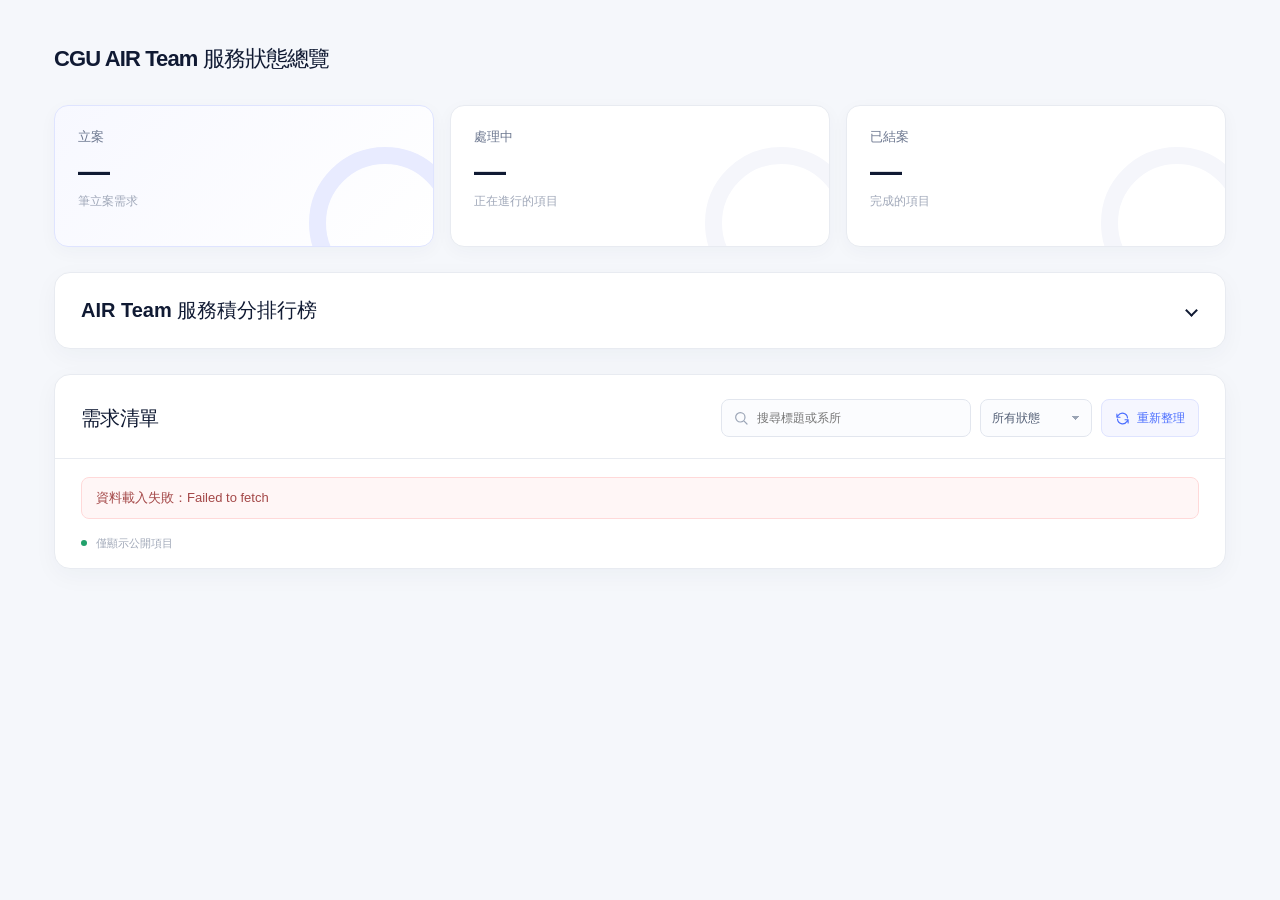
<file: index.html>
<!doctype html>
<html lang="zh-Hant">
  <head>
    <meta charset="UTF-8" />
    <meta name="viewport" content="width=device-width, initial-scale=1.0" />
    <meta name="theme-color" content="#0f172a" />
    <title>AIR Team 工作檢視</title>
    <link rel="stylesheet" href="styles.css" />
  </head>
  <body>
    <main class="app-shell">
      <header class="hero">
        <div>
          <h1>CGU AIR Team 服務狀態總覽</h1>
        </div>
      </header>

      <section class="summary-grid" aria-label="工作摘要">
        <article class="summary-card summary-card-primary">
          <span class="summary-label">立案</span>
          <strong id="visible-count">—</strong>
          <span class="summary-caption">筆立案需求</span>
        </article>
        <article class="summary-card">
          <span class="summary-label">處理中</span>
          <strong id="active-count">—</strong>
          <span class="summary-caption">正在進行的項目</span>
        </article>
        <article class="summary-card">
          <span class="summary-label">已結案</span>
          <strong id="closed-count">—</strong>
          <span class="summary-caption">完成的項目</span>
        </article>
      </section>

      <section class="leaderboard-panel" aria-labelledby="leaderboard-title">
        <h2 id="leaderboard-title"><button id="leaderboard-toggle" class="leaderboard-toggle" type="button" aria-expanded="false" aria-controls="leaderboard-content">AIR Team 服務積分排行榜 <span class="leaderboard-chevron" aria-hidden="true"></span></button></h2>
        <div id="leaderboard-content" class="leaderboard-content" hidden>
          <ol id="leaderboard-list" class="leaderboard-list"></ol>
        </div>
      </section>

      <section class="workspace-panel">
        <div class="toolbar">
          <div class="toolbar-heading">
            <h2>需求清單</h2>
            <span id="result-count" class="result-count"></span>
          </div>
          <div class="toolbar-controls">
            <label class="search-box">
              <span class="sr-only">搜尋需求</span>
              <svg viewBox="0 0 24 24" aria-hidden="true"><path d="m21 21-4.35-4.35m1.35-5.65a7 7 0 1 1-14 0 7 7 0 0 1 14 0Z" /></svg>
              <input id="search-input" type="search" placeholder="搜尋標題或系所" autocomplete="off" />
            </label>
            <label class="select-wrap">
              <span class="sr-only">篩選狀態</span>
              <select id="status-filter"><option value="all">所有狀態</option></select>
            </label>
            <button id="refresh-button" class="refresh-button" type="button" title="重新載入資料">
              <svg viewBox="0 0 24 24" aria-hidden="true"><path d="M20 11a8.1 8.1 0 0 0-14.8-3.9L3 10m0-5v5h5M4 13a8.1 8.1 0 0 0 14.8 3.9L21 14m0 5v-5h-5" /></svg>
              <span>重新整理</span>
            </button>
          </div>
        </div>

        <div id="status-message" class="status-message" role="status" hidden></div>
        <div id="loading-state" class="loading-state" aria-live="polite"><span class="spinner"></span> 正在載入工作資料…</div>
        <div id="tables-container" hidden>
          <section class="table-section" aria-labelledby="active-table-title">
            <div class="table-section-heading">
              <h3 id="active-table-title" class="table-section-title">未結案</h3>
              <span id="active-table-count" class="result-count"></span>
            </div>
            <div class="table-wrap">
              <table>
                <thead>
                  <tr>
                    <th class="status-column" data-sort-column="status"><button class="sort-button" data-sort-key="status" type="button">狀態 <span class="sort-indicator" aria-hidden="true"></span></button></th>
                    <th class="service-count-column" data-sort-column="serviceCount"><button class="sort-button" data-sort-key="serviceCount" type="button">服務人數 <span class="sort-indicator" aria-hidden="true"></span></button></th>
                    <th class="computer-count-column" data-sort-column="computerCount"><button class="sort-button" data-sort-key="computerCount" type="button">電腦數 <span class="sort-indicator" aria-hidden="true"></span></button></th>
                    <th class="colleague-column" data-sort-column="colleague"><button class="sort-button" data-sort-key="colleague" type="button">同仁 <span class="sort-indicator" aria-hidden="true"></span></button></th>
                    <th data-sort-column="department"><button class="sort-button" data-sort-key="department" type="button">需求者系所 <span class="sort-indicator" aria-hidden="true"></span></button></th>
                    <th class="title-column" data-sort-column="title"><button class="sort-button" data-sort-key="title" type="button">標題 <span class="sort-indicator" aria-hidden="true"></span></button></th>
                    <th class="assignee-column" data-sort-column="assignees"><button class="sort-button" data-sort-key="assignees" type="button">承辦人 <span class="sort-indicator" aria-hidden="true"></span></button></th>
                    <th class="date-column" data-sort-column="date"><button class="sort-button" data-sort-key="date" type="button">立案日 <span class="sort-indicator" aria-hidden="true"></span></button></th>
                    <th class="date-column" data-sort-column="expectedDate"><button class="sort-button" data-sort-key="expectedDate" type="button">預完日 <span class="sort-indicator" aria-hidden="true"></span></button></th>
                    <th class="date-column" data-sort-column="closeDate"><button class="sort-button" data-sort-key="closeDate" type="button">結案日 <span class="sort-indicator" aria-hidden="true"></span></button></th>
                  </tr>
                </thead>
                <tbody id="active-work-table-body"></tbody>
              </table>
              <div id="active-empty-state" class="empty-state" hidden>
                <div class="empty-icon">⌕</div>
                <h3>沒有符合條件的未結案項目</h3>
              </div>
            </div>
          </section>

          <section class="table-section closed-table-section" aria-labelledby="closed-table-title">
            <div class="table-section-heading">
              <h3 id="closed-table-title" class="table-section-title">已結案</h3>
              <span id="closed-table-count" class="result-count"></span>
            </div>
            <div class="table-wrap">
              <table>
                <thead>
                  <tr>
                    <th class="status-column" data-sort-column="status"><button class="sort-button" data-sort-key="status" type="button">狀態 <span class="sort-indicator" aria-hidden="true"></span></button></th>
                    <th class="service-count-column" data-sort-column="serviceCount"><button class="sort-button" data-sort-key="serviceCount" type="button">服務人數 <span class="sort-indicator" aria-hidden="true"></span></button></th>
                    <th class="computer-count-column" data-sort-column="computerCount"><button class="sort-button" data-sort-key="computerCount" type="button">電腦數 <span class="sort-indicator" aria-hidden="true"></span></button></th>
                    <th class="colleague-column" data-sort-column="colleague"><button class="sort-button" data-sort-key="colleague" type="button">同仁 <span class="sort-indicator" aria-hidden="true"></span></button></th>
                    <th data-sort-column="department"><button class="sort-button" data-sort-key="department" type="button">需求者系所 <span class="sort-indicator" aria-hidden="true"></span></button></th>
                    <th class="title-column" data-sort-column="title"><button class="sort-button" data-sort-key="title" type="button">標題 <span class="sort-indicator" aria-hidden="true"></span></button></th>
                    <th class="assignee-column" data-sort-column="assignees"><button class="sort-button" data-sort-key="assignees" type="button">承辦人 <span class="sort-indicator" aria-hidden="true"></span></button></th>
                    <th class="date-column" data-sort-column="date"><button class="sort-button" data-sort-key="date" type="button">立案日 <span class="sort-indicator" aria-hidden="true"></span></button></th>
                    <th class="date-column" data-sort-column="expectedDate"><button class="sort-button" data-sort-key="expectedDate" type="button">預完日 <span class="sort-indicator" aria-hidden="true"></span></button></th>
                    <th class="date-column" data-sort-column="closeDate"><button class="sort-button" data-sort-key="closeDate" type="button">結案日 <span class="sort-indicator" aria-hidden="true"></span></button></th>
                  </tr>
                </thead>
                <tbody id="closed-work-table-body"></tbody>
              </table>
              <div id="closed-empty-state" class="empty-state" hidden>
                <div class="empty-icon">⌕</div>
                <h3>沒有符合條件的已結案項目</h3>
              </div>
            </div>
          </section>
        </div>
        <footer class="panel-footer">
          <span><span class="privacy-dot"></span> 僅顯示公開項目</span>
        </footer>
      </section>
    </main>
    <script src="app.js" defer></script>
  </body>
</html>
</file>
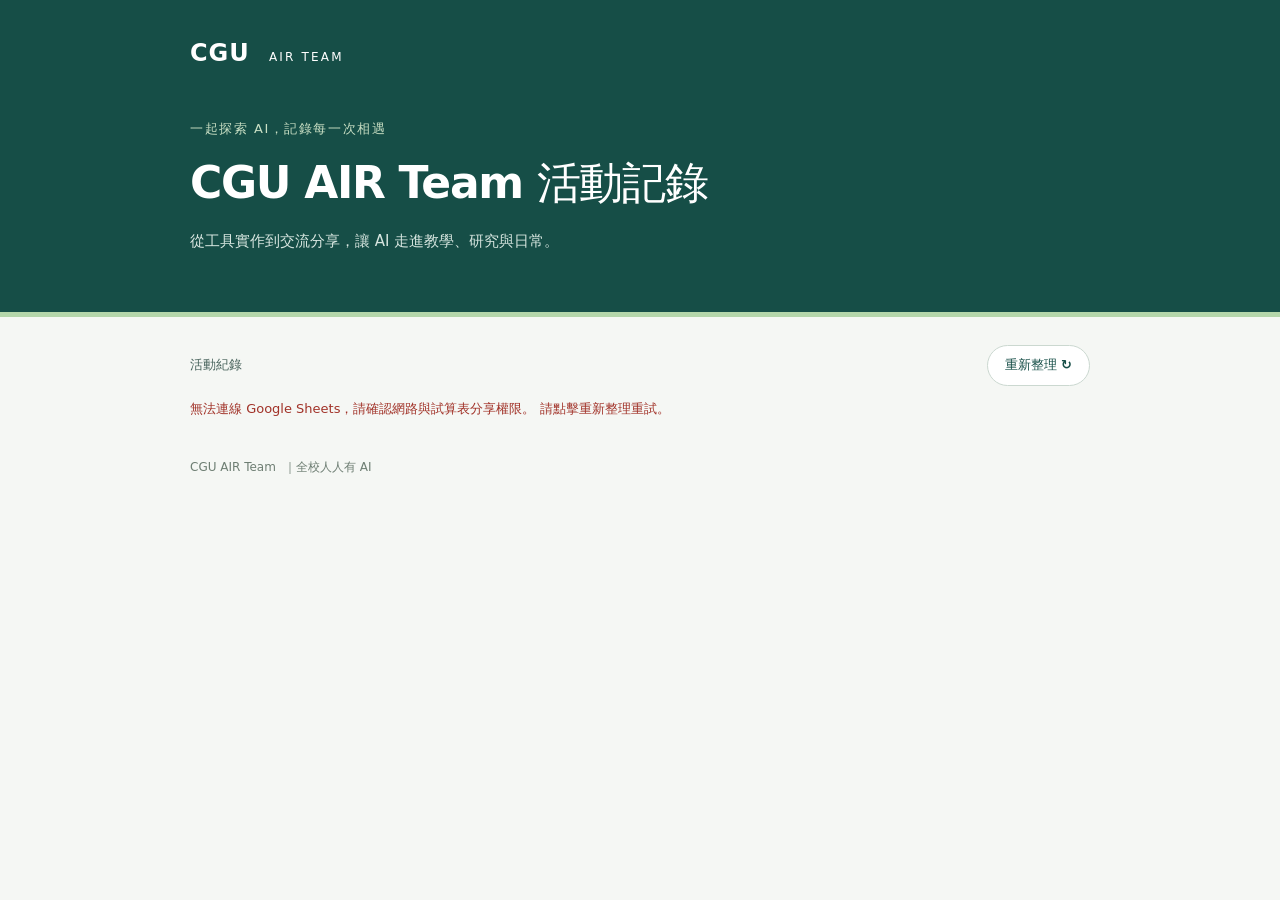
<file: event.html>
<!doctype html>
<html lang="zh-Hant">
<head>
  <meta charset="utf-8">
  <meta name="viewport" content="width=device-width, initial-scale=1">
  <meta name="theme-color" content="#164e47">
  <meta name="description" content="CGU AIR Team 活動記錄，記錄長庚大學 AI 推廣、交流與服務的每一刻。">
  <title>CGU AIR Team 活動記錄</title>
  <link rel="stylesheet" href="event.css">
  <script src="vendor/marked.min.js" defer></script>
  <script src="vendor/purify.min.js" defer></script>
  <script src="vendor/fflate.min.js" defer></script>
  <script src="event-sheet.js?v=20261013-photos" defer></script>
  <script src="event-config.js" defer></script>
  <script src="event.js?v=20261013-photos" defer></script>
</head>
<body>
  <header class="hero">
    <div class="shell">
      <a class="brand" href="index.html">CGU <span>AIR TEAM</span></a>
      <p class="eyebrow">一起探索 AI，記錄每一次相遇</p>
      <h1>CGU AIR Team 活動記錄</h1>
      <p class="intro">從工具實作到交流分享，讓 AI 走進教學、研究與日常。</p>
    </div>
  </header>
  <main class="shell">
    <div class="feed-bar">
      <span id="event-count">活動紀錄</span>
      <button id="refresh" type="button">重新整理 <span aria-hidden="true">↻</span></button>
    </div>
    <p id="status" role="status" aria-live="polite">正在載入活動…</p>
    <section id="events" aria-label="活動報導" aria-busy="true"></section>
    <noscript><p>請啟用 JavaScript，以載入活動報導。</p></noscript>
    <footer>CGU AIR Team <span>｜全校人人有 AI</span></footer>
  </main>
</body>
</html>
</file>
<file: styles.css>
:root {
  --ink: #172033; --muted: #6d7890; --line: #e8ebf1; --surface: #fff; --canvas: #f5f7fb;
  --navy: #101a33; --blue: #4c6fff; --green: #21a16b; --orange: #ec8a42; --purple: #7c5bdd;
  font-family: "PingFang TC", "Microsoft JhengHei", "Noto Sans TC", sans-serif;
  color: var(--ink); background: var(--canvas); font-synthesis: none;
}
* { box-sizing: border-box; }
body { margin: 0; min-width: 320px; background: var(--canvas); }
button, input, select { font: inherit; }
button, select { cursor: pointer; }
.app-shell { max-width: 1440px; margin: 0 auto; padding: 46px 54px 60px; }
.hero { display: flex; align-items: flex-end; justify-content: space-between; gap: 24px; margin-bottom: 33px; }
h1 { margin: 0; color: var(--navy); font-size: clamp(16px, 2vw, 22px); line-height: 1.2; letter-spacing: -.04em; }
.source-link { display: inline-flex; align-items: center; gap: 9px; padding: 12px 17px; border: 1px solid #dfe4ed; border-radius: 10px; color: #45516a; background: rgba(255,255,255,.65); font-size: 13px; font-weight: 600; text-decoration: none; transition: .2s ease; }
.source-link:hover { border-color: #b9c5ff; color: var(--blue); background: var(--surface); }
.summary-grid { display: grid; grid-template-columns: repeat(3, 1fr); gap: 16px; margin-bottom: 25px; }
.summary-card { position: relative; min-height: 142px; padding: 22px 23px; overflow: hidden; border: 1px solid var(--line); border-radius: 14px; background: var(--surface); box-shadow: 0 5px 18px rgba(31,45,74,.035); }
.summary-card::after { position: absolute; right: -28px; bottom: -53px; width: 118px; height: 118px; border: 17px solid #f5f6fb; border-radius: 50%; content: ""; }
.summary-card-primary { border-color: #dfe4ff; background: linear-gradient(135deg, #f7f8ff, #fff); }
.summary-card-primary::after { border-color: #e8ebff; }
.summary-label { display: block; color: var(--muted); font-size: 13px; font-weight: 600; }
.summary-card strong { display: block; margin: 8px 0 1px; color: var(--navy); font-size: 32px; line-height: 1.1; letter-spacing: -.04em; }
.summary-caption { color: #a0a8b9; font-size: 12px; }
.leaderboard-panel { margin-bottom: 25px; border: 1px solid var(--line); border-radius: 16px; background: var(--surface); box-shadow: 0 7px 24px rgba(31,45,74,.04); }
.leaderboard-panel h2 { margin: 0; }
.leaderboard-toggle { display: flex; align-items: center; justify-content: space-between; gap: 16px; width: 100%; padding: 24px 26px; border: 0; color: var(--navy); background: transparent; font-size: 20px; font-weight: 700; text-align: left; }
.leaderboard-toggle:hover { color: var(--blue); }
.leaderboard-toggle:focus-visible { outline: 2px solid var(--blue); outline-offset: -4px; border-radius: 16px; }
.leaderboard-chevron { flex: none; width: 9px; height: 9px; margin-right: 3px; border-right: 2px solid currentColor; border-bottom: 2px solid currentColor; transform: rotate(45deg); transition: transform .2s ease; }
.leaderboard-toggle[aria-expanded="true"] .leaderboard-chevron { transform: rotate(225deg); }
.leaderboard-content { padding: 0 26px 28px; }
.leaderboard-list { display: grid; gap: 30px; max-width: 840px; margin: 0; padding: 0; list-style: none; }
.leaderboard-track { position: relative; width: 100%; height: 32px; }
.leaderboard-track:focus-visible { outline: 2px solid var(--blue); outline-offset: 4px; }
.leaderboard-fill { position: absolute; top: 7px; left: 0; width: var(--score-percent); height: 18px; border-radius: 999px; background: #5e7cff; }
.leaderboard-item:nth-child(2) .leaderboard-fill { background: #8198f6; }
.leaderboard-item:nth-child(n+3) .leaderboard-fill { background: #a1b0eb; }
.leaderboard-surnames { position: absolute; top: 0; left: clamp(0px, calc(var(--score-percent) - var(--name-half)), calc(100% - var(--name-width))); display: flex; align-items: center; justify-content: center; width: var(--name-width); height: 32px; border: 2px solid #d1d9f6; border-radius: 999px; color: var(--navy); background: #fff; font-size: 14px; font-weight: 700; white-space: nowrap; box-shadow: 0 2px 6px rgba(31,45,74,.08); }
.leaderboard-tooltip { position: absolute; top: calc(100% + 5px); left: 50%; z-index: 1; padding: 5px 9px; border-radius: 6px; color: #fff; background: var(--navy); font-size: 12px; font-weight: 500; white-space: nowrap; box-shadow: 0 4px 12px rgba(16,26,51,.18); opacity: 0; visibility: hidden; transform: translateX(-50%); pointer-events: none; }
.leaderboard-track:hover .leaderboard-tooltip, .leaderboard-track:focus-visible .leaderboard-tooltip { opacity: 1; visibility: visible; }
.leaderboard-empty { color: var(--muted); font-size: 13px; }
.workspace-panel { overflow: hidden; border: 1px solid var(--line); border-radius: 16px; background: var(--surface); box-shadow: 0 7px 24px rgba(31,45,74,.04); }
.toolbar { display: flex; align-items: center; justify-content: space-between; gap: 20px; padding: 24px 26px 21px; border-bottom: 1px solid var(--line); }
.toolbar-heading { display: flex; align-items: baseline; gap: 10px; white-space: nowrap; }
h2 { margin: 0; color: var(--navy); font-size: 20px; letter-spacing: -.03em; }
.result-count { color: #9aa3b4; font-size: 12px; font-weight: 500; }
.toolbar-controls { display: flex; align-items: center; justify-content: flex-end; gap: 9px; width: 100%; }
.search-box { position: relative; display: block; width: min(250px, 25vw); }
.search-box svg { position: absolute; top: 50%; left: 12px; width: 16px; height: 16px; fill: none; stroke: #9ca6b7; stroke-linecap: round; stroke-linejoin: round; stroke-width: 1.8; transform: translateY(-50%); pointer-events: none; }
.search-box input, select { height: 38px; border: 1px solid #e2e6ee; border-radius: 8px; color: #515d74; outline: none; background: #fbfcfe; font-size: 12px; transition: .2s ease; }
.search-box input { width: 100%; padding: 0 12px 0 35px; }
select { min-width: 112px; padding: 0 29px 0 11px; appearance: none; background-image: linear-gradient(45deg, transparent 50%, #9aa4b4 50%), linear-gradient(135deg, #9aa4b4 50%, transparent 50%); background-position: calc(100% - 15px) 16px, calc(100% - 11px) 16px; background-repeat: no-repeat; background-size: 4px 4px, 4px 4px; }
.search-box input:focus, select:focus { border-color: #aebaff; box-shadow: 0 0 0 3px #f0f2ff; background: #fff; }
.refresh-button { display: inline-flex; align-items: center; gap: 7px; height: 38px; padding: 0 13px; border: 1px solid #dfe4ff; border-radius: 8px; color: var(--blue); background: #f5f6ff; font-size: 12px; font-weight: 700; transition: .2s ease; }
.refresh-button:hover { background: #ebeeff; }
.refresh-button:disabled { opacity: .65; cursor: wait; }
.refresh-button svg { width: 15px; height: 15px; fill: none; stroke: currentColor; stroke-linecap: round; stroke-linejoin: round; stroke-width: 1.8; }
.refresh-button.is-loading svg { animation: spin .9s linear infinite; }
.status-message { margin: 18px 26px 0; padding: 11px 14px; border: 1px solid #ffd9d9; border-radius: 8px; color: #a44848; background: #fff6f6; font-size: 13px; }
.table-section + .table-section { border-top: 1px solid var(--line); }
.table-section-heading { display: flex; align-items: baseline; gap: 10px; padding: 20px 26px 12px; }
.table-section-title { margin: 0; color: var(--navy); font-size: 15px; font-weight: 700; }
.table-wrap { overflow-x: auto; -webkit-overflow-scrolling: touch; }
table { width: 100%; border-collapse: collapse; text-align: left; }
.table-section table { min-width: 1280px; }
th { height: 47px; padding: 0 18px; border-bottom: 1px solid var(--line); color: #9aa3b3; background: #fbfcfe; font-size: 12px; font-weight: 600; white-space: nowrap; }
th:first-child, td:first-child { padding-left: 26px; }
.sort-button { display: inline-flex; align-items: center; gap: 5px; padding: 0; border: 0; color: inherit; background: transparent; font: inherit; font-weight: 600; white-space: nowrap; }
.sort-button:hover, .sort-button:focus-visible { color: var(--blue); outline: none; }
.sort-indicator { width: 0; height: 0; border-right: 4px solid transparent; border-left: 4px solid transparent; opacity: .35; }
.sort-button.is-active .sort-indicator { opacity: 1; }
.sort-button.is-active .sort-indicator[data-direction="asc"] { border-bottom: 5px solid currentColor; }
.sort-button.is-active .sort-indicator[data-direction="desc"] { border-top: 5px solid currentColor; }
td { height: 70px; padding: 12px 18px; border-bottom: 1px solid #f0f2f6; color: #69748b; font-size: 13px; }
tbody tr { transition: background .15s ease; }
tbody tr:hover { background: #fafbff; }
.status-column { width: 112px; } .service-count-column, .computer-count-column { width: 88px; } .colleague-column { width: 90px; } .title-column { width: 30%; } .assignee-column { width: 150px; } .date-column { width: 130px; }
.title-cell { color: #28344d; font-weight: 600; } .department-cell { color: #5d6980; }
.service-count-cell, .computer-count-cell { color: #5d6980; font-variant-numeric: tabular-nums; text-align: center; }
.date-cell { color: #7f899c; font-variant-numeric: tabular-nums; white-space: nowrap; }
.assignee-list { display: flex; align-items: center; flex-wrap: wrap; gap: 6px; }
.assignee-avatar { display: inline-flex; align-items: center; justify-content: center; width: 30px; height: 30px; border: 1px solid #cfd7f3; border-radius: 50%; color: var(--blue); background: #f3f5ff; font-size: 13px; font-weight: 700; }
.status-badge { display: inline-flex; align-items: center; gap: 7px; padding: 6px 10px; border-radius: 6px; font-size: 12px; font-weight: 600; white-space: nowrap; }
.status-badge::before { width: 6px; height: 6px; border-radius: 50%; background: currentColor; content: ""; }
.status-processing { color: var(--orange); background: #fff3e9; } .status-open { color: var(--blue); background: #eef1ff; }
.status-closed { color: var(--green); background: #eaf8f1; } .status-other { color: var(--purple); background: #f2edff; }
.category-tag { display: inline-block; padding: 4px 9px; border: 1px solid #eceef3; border-radius: 5px; color: #788398; background: #fafbfc; font-size: 11px; }
.loading-state, .empty-state { padding: 70px 20px; color: #9aa3b4; text-align: center; font-size: 13px; }
.empty-state { color: #79849a; } .empty-state h3 { margin: 12px 0 5px; color: #536078; font-size: 15px; } .empty-state p { margin: 0; font-size: 12px; }
.empty-icon { margin: 0 auto; width: 42px; height: 42px; border-radius: 50%; color: var(--blue); background: #f0f2ff; font-size: 26px; line-height: 39px; }
.spinner { display: inline-block; width: 15px; height: 15px; margin-right: 7px; border: 2px solid #e4e8f5; border-top-color: var(--blue); border-radius: 50%; vertical-align: -3px; animation: spin .8s linear infinite; }
.panel-footer { display: flex; justify-content: space-between; gap: 18px; padding: 17px 26px; color: #a0a8b8; font-size: 11px; }
.privacy-dot { display: inline-block; width: 6px; height: 6px; margin-right: 6px; border-radius: 50%; background: var(--green); vertical-align: 1px; }
.sr-only { position: absolute; width: 1px; height: 1px; padding: 0; overflow: hidden; clip: rect(0, 0, 0, 0); white-space: nowrap; border: 0; }
[hidden] { display: none !important; } @keyframes spin { to { transform: rotate(360deg); } }
@media (max-width: 920px) {
  .app-shell { padding: 32px 24px 45px; }
  .toolbar { align-items: flex-start; flex-direction: column; }
  .toolbar-controls { justify-content: flex-start; flex-wrap: wrap; }
  .search-box { width: min(100%, 280px); }
}
@media (max-width: 760px) {
  .app-shell { padding: 28px 20px 42px; }
  .summary-grid { grid-template-columns: repeat(2, minmax(0, 1fr)); gap: 12px; }
  .summary-card { min-height: 118px; padding: 18px; }
  .summary-card strong { font-size: 30px; }
  .table-section-heading { padding-right: 18px; padding-left: 18px; }
}
@media (max-width: 620px) {
  .app-shell { padding: 25px 14px 35px; }
  .hero { align-items: flex-start; flex-direction: column; margin-bottom: 25px; }
  .toolbar, .panel-footer { padding-right: 17px; padding-left: 17px; }
  .leaderboard-toggle { padding: 20px 17px; font-size: 17px; }
  .leaderboard-content { padding: 0 17px 24px; }
  .toolbar-controls { display: grid; grid-template-columns: 1fr 1fr; width: 100%; }
  .search-box { grid-column: 1 / -1; width: 100%; }
  .select-wrap, select { width: 100%; }
  .refresh-button { justify-content: center; }
  th:first-child, td:first-child { padding-left: 17px; }
  th, td { padding-right: 14px; padding-left: 14px; }
  .title-column { min-width: 230px; }
  .assignee-column { min-width: 120px; }
  .panel-footer { align-items: flex-start; flex-direction: column; gap: 7px; }
}
@media (max-width: 560px) {
  .summary-grid { grid-template-columns: 1fr; gap: 10px; }
  .summary-card { display: grid; grid-template-columns: 1fr auto; grid-template-rows: auto auto; align-items: center; column-gap: 16px; min-height: 88px; padding: 15px 17px; }
  .summary-card::after { right: -42px; bottom: -66px; transform: scale(.75); opacity: .55; }
  .summary-label { grid-column: 1; grid-row: 1; font-size: 12px; }
  .summary-caption { grid-column: 1; grid-row: 2; font-size: 11px; }
  .summary-card strong { grid-column: 2; grid-row: 1 / 3; margin: 0; font-size: 30px; }
  .table-section-title { font-size: 14px; }
}
</file>
<file: event.css>
:root{font-family:system-ui,-apple-system,"Segoe UI","Microsoft JhengHei",sans-serif;color:#233b38;background:#f5f7f4;font-synthesis:none;line-height:1.75}
*{box-sizing:border-box}body{margin:0}.shell{width:min(100% - 48px,900px);margin:auto}
.hero{background:#164e47;color:#fff;padding:32px 0 58px;border-bottom:5px solid #b4d6aa}.brand{color:white;text-decoration:none;font-weight:800;font-size:24px;letter-spacing:.04em}.brand span{font-weight:500;font-size:12px;margin-left:10px;letter-spacing:.18em}
.eyebrow{color:#c9dfc4;font-size:13px;margin:44px 0 12px;letter-spacing:.12em}h1{font-size:clamp(28px,5vw,44px);line-height:1.35;margin:0;letter-spacing:-.03em}.intro{color:#d7e6e0;margin:16px 0 0;font-size:15px}
.feed-bar{display:flex;justify-content:space-between;align-items:center;gap:16px;margin-top:28px;font-size:13px;font-weight:600;color:#48635c}button{border:1px solid #cbd8d0;border-radius:100px;background:#fff;color:#164e47;padding:8px 17px;cursor:pointer;font:inherit}button:hover{background:#e5eee6}button:focus-visible,a:focus-visible{outline:3px solid #75a765;outline-offset:4px}button:disabled{opacity:.6;cursor:wait}
#status{font-size:13px;color:#63736b;margin:12px 0 24px}#status[data-kind="error"]{color:#a13228}#status[data-kind="setup"]{background:#edf0df;padding:12px 16px;border-radius:8px}
.event{background:white;border:1px solid #e0e7df;border-radius:14px;margin:0 0 32px;overflow:hidden;box-shadow:0 8px 30px #21433805}.event-header{padding:28px 32px 24px}.event-meta{display:flex;gap:12px;align-items:center;color:#698075;font-size:12px;letter-spacing:.04em;margin:0 0 12px}.event-meta span{color:#28584c;background:#eaf2e8;padding:3px 9px;border-radius:4px}.event h2{font-size:clamp(23px,3.5vw,30px);line-height:1.5;margin:0;color:#163f37}.cover-wrap{margin:0;background:#eef2ec}.cover{display:block;width:100%;height:auto;max-height:640px;object-fit:contain}.cover-error{padding:24px;text-align:center;font-size:14px;color:#63736b}.report{padding:24px 32px 32px;font-size:16px;overflow-wrap:anywhere}.report>:first-child{margin-top:0}.report>:last-child{margin-bottom:0}.report p{margin:0 0 1.3em}.report h2,.report h3,.report h4{font-size:21px;margin:1.7em 0 .7em}.report a{color:#18725c;text-underline-offset:3px}.report img{max-width:100%;height:auto}.report blockquote{margin:20px 0;border-left:3px solid #9bb791;padding:4px 20px;color:#597064}.report pre{background:#f2f5ef;padding:16px;overflow:auto;border-radius:8px}.report table{display:block;overflow:auto;border-collapse:collapse}.report th,.report td{border:1px solid #dbe4d8;padding:8px 12px}.empty{text-align:center;padding:70px 24px;border:1px dashed #bdcdbf;border-radius:14px;color:#63736b}footer{display:flex;flex-wrap:wrap;gap:8px;color:#6e7e73;font-size:12px;padding:12px 0 36px}footer a{margin-left:auto;color:#48635c}
@media(max-width:600px){.shell{width:calc(100% - 28px)}.hero{padding:24px 0 38px}.eyebrow{margin-top:32px}.event-header{padding:22px 20px}.report{padding:22px 20px;font-size:15px}.event{border-radius:10px}.intro{font-size:14px}.event-meta{flex-wrap:wrap}footer a{margin-left:0;width:100%}}
@media(prefers-reduced-motion:no-preference){button{transition:background .15s}}
</file>
